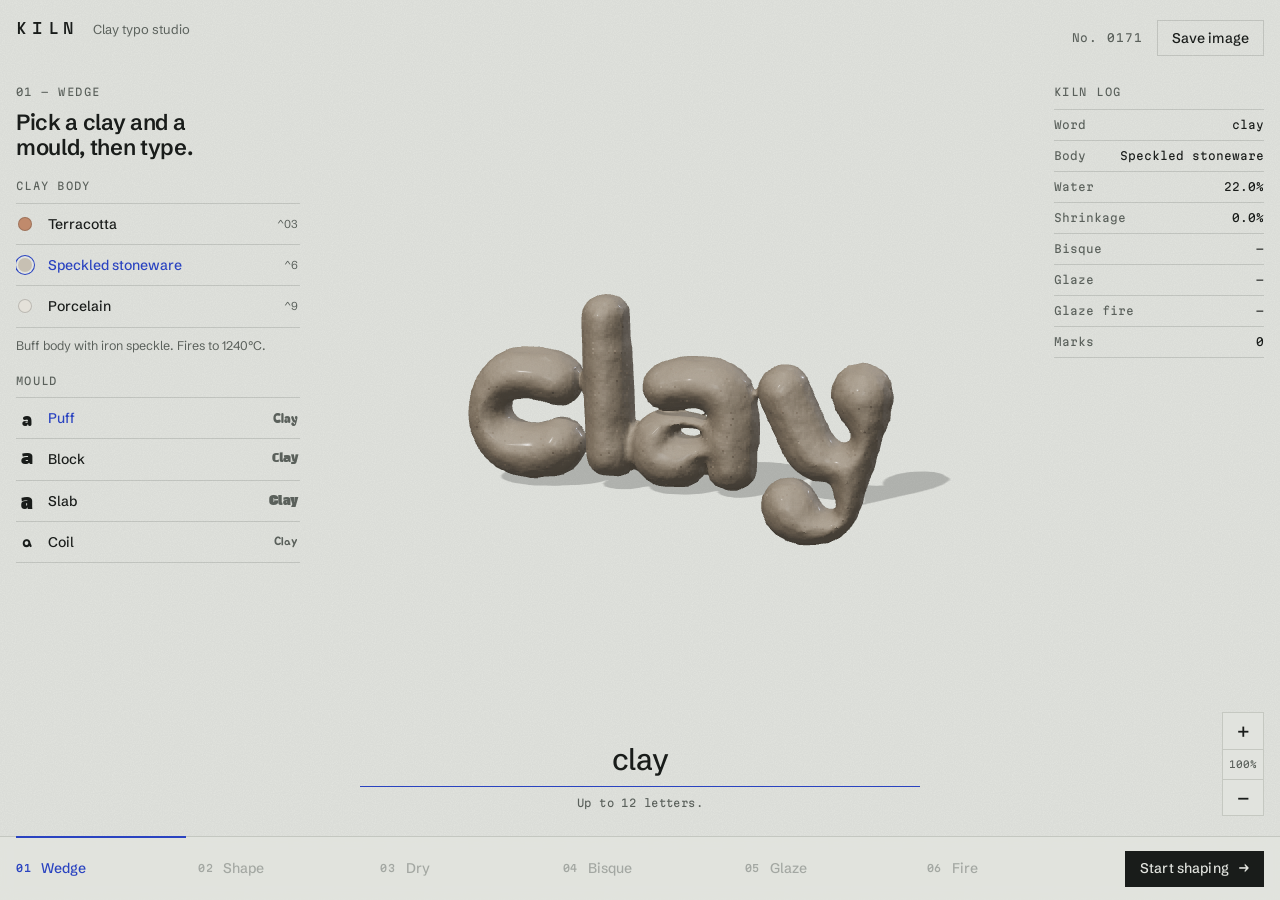
<file: index.html>
<!doctype html>
<html lang="en">
<head>
<meta charset="utf-8">
<meta name="viewport" content="width=device-width, initial-scale=1, viewport-fit=cover">
<title>Kiln</title>
<meta name="description" content="Type a word and it is built out of clay. Shape it with your hands, dry it, fire it, glaze it.">
<meta name="claude:viewport-fit-sides" content="cover">
<link rel="icon" href="favicon.ico" sizes="any">
<link rel="icon" href="icons/favicon-32.png" sizes="32x32" type="image/png">
<link rel="apple-touch-icon" href="icons/apple-touch-icon.png">
<meta name="theme-color" content="#e2e4df">
<link rel="preconnect" href="https://fonts.googleapis.com">
<link rel="preconnect" href="https://fonts.gstatic.com" crossorigin>
<link rel="stylesheet" href="https://fonts.googleapis.com/css2?family=Bagel+Fat+One&family=Black+Han+Sans&family=Gasoek+One&family=Jua&family=Schibsted+Grotesk:wght@400;500;600;700&family=Martian+Mono:wght@300;400;500&display=swap">
<link rel="stylesheet" href="css/style.css">
<script type="importmap">{ "imports": { "three": "./vendor/three.module.js" } }</script>
</head>
<body data-stage="0">
<div class="grain" aria-hidden="true"></div>
<div class="glow" aria-hidden="true"></div>
<canvas id="stage" aria-label="Clay letters on a banding wheel"></canvas>

<header class="top">
  <div class="mark">
    <span class="mark-word">KILN</span>
    <span class="mark-sub">Clay typo studio</span>
  </div>
  <div class="top-right">
    <span class="piece mono" id="piece">No. 0001</span>
    <button class="btn ghost" id="save" type="button">Save image</button>
  </div>
</header>

<aside class="panel" id="panel">
  <!-- 01 Wedge -->
  <section class="step-pane" data-pane="0">
    <p class="eyebrow mono">01 — Wedge</p>
    <h2 class="pane-title">Pick a clay and a mould, then type.</h2>
    <div class="field">
      <span class="label mono">Clay body</span>
      <div class="chips" id="bodies" role="radiogroup" aria-label="Clay body"></div>
      <p class="hint" id="body-note"></p>
    </div>
    <div class="field">
      <span class="label mono">Mould</span>
      <div class="chips" id="moulds" role="radiogroup" aria-label="Letter mould"></div>
    </div>
  </section>

  <!-- 02 Shape -->
  <section class="step-pane" data-pane="1">
    <p class="eyebrow mono">02 — Shape</p>
    <h2 class="pane-title">Work the letters by hand.</h2>
    <div class="tools" id="tools" role="radiogroup" aria-label="Tool"></div>
    <div class="field">
      <label class="label mono" for="brush">Tool size <output id="brush-out" class="mono">M</output></label>
      <input type="range" id="brush" min="0" max="2" step="1" value="1">
    </div>
    <div class="row">
      <button class="btn ghost" id="undo" type="button">Undo <kbd>⌘Z</kbd></button>
      <button class="btn ghost" id="reform" type="button">Re-wedge</button>
    </div>
    <p class="hint">Drag on the clay to use the tool. Drag the empty space to turn the wheel. Pinch or scroll to zoom in for detail.</p>
  </section>

  <!-- 03 Dry -->
  <section class="step-pane" data-pane="2">
    <p class="eyebrow mono">03 — Dry</p>
    <h2 class="pane-title">Leave it on the shelf.</h2>
    <div class="meter">
      <div class="meter-num mono"><span id="moist">22.0</span><small>% water</small></div>
      <div class="meter-bar"><i id="moist-bar"></i></div>
      <ol class="phases mono" id="dry-phases">
        <li data-at="22">Plastic</li>
        <li data-at="12">Leather-hard</li>
        <li data-at="0">Bone dry</li>
      </ol>
    </div>
    <p class="hint">Clay loses about 5% of its size as the water leaves.</p>
  </section>

  <!-- 04 Bisque -->
  <section class="step-pane" data-pane="3">
    <p class="eyebrow mono">04 — Bisque</p>
    <h2 class="pane-title">First firing, to cone 08.</h2>
    <div class="kiln">
      <div class="meter-num mono"><span class="temp" data-temp>20</span><small>°C</small></div>
      <canvas class="curve" data-curve width="560" height="200" aria-label="Firing curve"></canvas>
    </div>
    <button class="btn solid" data-fire="bisque" type="button">Fire the kiln</button>
  </section>

  <!-- 05 Glaze -->
  <section class="step-pane" data-pane="4">
    <p class="eyebrow mono">05 — Glaze</p>
    <h2 class="pane-title">Choose a glaze and dip.</h2>
    <div class="glazes" id="glazes" role="radiogroup" aria-label="Glaze"></div>
    <div class="field">
      <label class="label mono" for="depth">Dip depth <output id="depth-out" class="mono">70%</output></label>
      <input type="range" id="depth" min="30" max="100" step="5" value="70">
    </div>
    <button class="btn solid" id="dip" type="button">Dip</button>
    <p class="hint">Raw glaze is chalky and pale. The colour only comes out in the kiln.</p>
  </section>

  <!-- 06 Fire -->
  <section class="step-pane" data-pane="5">
    <p class="eyebrow mono">06 — Glaze fire</p>
    <h2 class="pane-title" id="fire-title">Second firing.</h2>
    <div class="kiln">
      <div class="meter-num mono"><span class="temp" data-temp>20</span><small>°C</small></div>
      <canvas class="curve" data-curve width="560" height="200" aria-label="Firing curve"></canvas>
    </div>
    <button class="btn solid" data-fire="glaze" type="button">Fire the kiln</button>
    <div class="done" id="done" hidden>
      <p class="done-line">Out of the kiln.</p>
      <div class="row">
        <button class="btn solid" id="save2" type="button">Save image</button>
        <button class="btn ghost" id="again" type="button">New piece</button>
      </div>
    </div>
  </section>
</aside>

<aside class="log" aria-label="Kiln log">
  <p class="eyebrow mono">Kiln log</p>
  <dl class="mono">
    <div><dt>Word</dt><dd id="log-word">—</dd></div>
    <div><dt>Body</dt><dd id="log-body">—</dd></div>
    <div><dt>Water</dt><dd id="log-water">22%</dd></div>
    <div><dt>Shrinkage</dt><dd id="log-shrink">0.0%</dd></div>
    <div><dt>Bisque</dt><dd id="log-bisque">—</dd></div>
    <div><dt>Glaze</dt><dd id="log-glaze">—</dd></div>
    <div><dt>Glaze fire</dt><dd id="log-fire">—</dd></div>
    <div><dt>Marks</dt><dd id="log-marks">0</dd></div>
  </dl>
</aside>

<div class="type-in" id="type-in">
  <input id="word" type="text" maxlength="12" autocomplete="off" spellcheck="false" value="clay" aria-label="Word to make in clay">
  <p class="hint mono">Up to 12 letters.</p>
</div>

<div class="zoom" id="zoom" role="group" aria-label="Zoom">
  <button type="button" id="zin" aria-label="Zoom in">+</button>
  <button type="button" id="zfit" aria-label="Reset zoom" title="Reset zoom (0)">100%</button>
  <button type="button" id="zout" aria-label="Zoom out">−</button>
</div>

<div class="cursor" id="cursor" aria-hidden="true"></div>
<p class="toast mono" id="toast" role="status" aria-live="polite"></p>

<nav class="rail" aria-label="Process">
  <ol id="steps">
    <li><button type="button" data-step="0"><span class="mono">01</span>Wedge</button></li>
    <li><button type="button" data-step="1"><span class="mono">02</span>Shape</button></li>
    <li><button type="button" data-step="2"><span class="mono">03</span>Dry</button></li>
    <li><button type="button" data-step="3"><span class="mono">04</span>Bisque</button></li>
    <li><button type="button" data-step="4"><span class="mono">05</span>Glaze</button></li>
    <li><button type="button" data-step="5"><span class="mono">06</span>Fire</button></li>
  </ol>
  <button class="btn solid next" id="next" type="button">Next<span aria-hidden="true">→</span></button>
</nav>

<script type="module" src="js/main.js"></script>
</body>
</html>
</file>
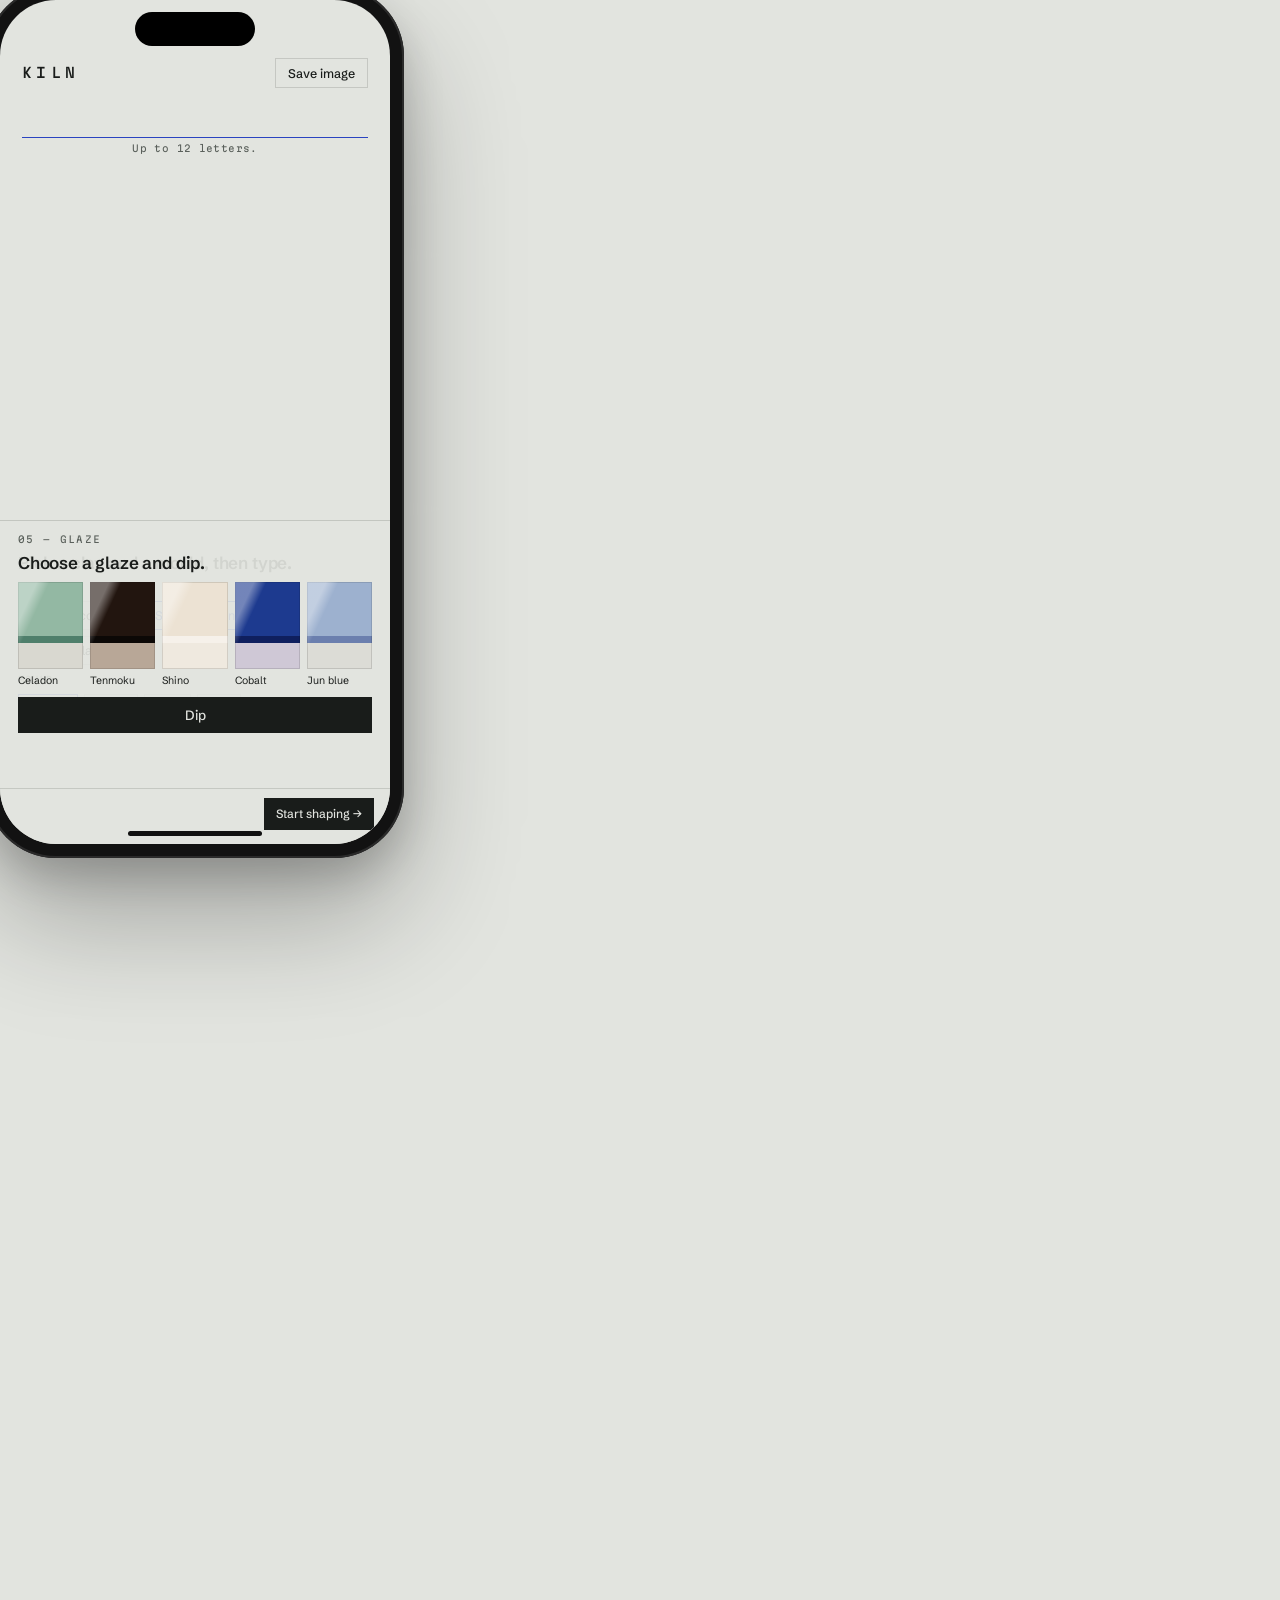
<file: promo/ad.html>
<!doctype html>
<html lang="en">
<head>
<meta charset="utf-8">
<title>KILN ad</title>
<!-- 1080×1920 UI-animation ad: phone mockup of the site, kinetic type cards and full-bleed
     clay close-ups. Driven frame by frame by promo/render.mjs --page ad.html -->
<link rel="stylesheet" href="https://fonts.googleapis.com/css2?family=Bagel+Fat+One&family=Schibsted+Grotesk:wght@400;500;600;700;800&family=Martian+Mono:wght@300;400;500&display=swap">
<script type="importmap">{ "imports": { "three": "../vendor/three.module.js" } }</script>
<style>
  :root {
    --plaster: #e2e4df; --ink: #191c1a; --ink-2: #5a605b; --rule: rgba(25,28,26,.14);
    --cobalt: #2a43c0; --night: #0b0b0a;
    --f-ui: "Schibsted Grotesk", "Helvetica Neue", Arial, sans-serif;
    --f-mono: "Martian Mono", ui-monospace, Menlo, monospace;
  }
  * { box-sizing: border-box; }
  html, body { margin: 0; width: 1080px; height: 1920px; overflow: hidden; }
  body { background: var(--plaster); color: var(--ink); font-family: var(--f-ui); -webkit-font-smoothing: antialiased; }
  .layer { position: absolute; inset: 0; }
  #bg { background: var(--plaster); }
  #glow { opacity: 0; background: radial-gradient(75% 42% at 50% 50%, rgba(255,118,40,.62), rgba(190,50,10,.2) 55%, transparent 80%); }
  #c { position: absolute; left: 0; top: 0; }

  /* phone: back (bezel + screen) and front (UI) share one transform; the canvas sits between */
  .phone { position: absolute; left: 0; top: 0; width: 390px; height: 844px; transform-origin: 0 0; }
  #phoneBack .body {
    position: absolute; inset: -14px; border-radius: 70px; background: #121212;
    box-shadow: 0 60px 120px rgba(0,0,0,.28), 0 18px 40px rgba(0,0,0,.18), inset 0 0 0 2px #2a2a2a;
  }
  #phoneBack .screen { position: absolute; inset: 0; border-radius: 56px; background: var(--plaster); overflow: hidden; }
  #phoneFront { pointer-events: none; }
  #phoneFront .clip { position: absolute; inset: 0; border-radius: 56px; overflow: hidden; }
  .island { position: absolute; left: 50%; top: 12px; width: 120px; height: 34px; margin-left: -60px; border-radius: 20px; background: #000; }
  .p-top { position: absolute; left: 22px; right: 22px; top: 58px; display: flex; justify-content: space-between; align-items: center; }
  .p-mark { font: 500 14px/1 var(--f-mono); letter-spacing: .32em; }
  .p-btn { border: 1px solid var(--rule); height: 30px; padding: 0 12px; display: flex; align-items: center; font-size: 12.5px; font-weight: 500; }
  .p-type { position: absolute; left: 22px; right: 22px; top: 100px; text-align: center; }
  .p-input { font: 500 25px/1.2 var(--f-ui); border-bottom: 1px solid var(--cobalt); padding: 4px 0 7px; min-height: 38px; }
  .p-caret { display: inline-block; width: 2px; height: 26px; background: var(--cobalt); vertical-align: -4px; margin-left: 2px; }
  .p-hint { margin-top: 6px; font: 400 9.5px/1 var(--f-mono); color: var(--ink-2); letter-spacing: .04em; }
  .p-sheet { position: absolute; left: 0; right: 0; top: 520px; bottom: 56px; padding: 14px 18px; border-top: 1px solid var(--rule);
    background: rgba(226,228,223,.92); display: flex; flex-direction: column; gap: 10px; }
  .p-eyebrow { font: 400 9.5px/1 var(--f-mono); letter-spacing: .14em; color: var(--ink-2); text-transform: uppercase; }
  .p-title { font: 600 17px/1.15 var(--f-ui); letter-spacing: -.01em; margin-top: -2px; }
  .p-label { font: 400 9px/1 var(--f-mono); letter-spacing: .12em; color: var(--ink-2); text-transform: uppercase; }
  .p-chips { display: flex; flex-wrap: wrap; gap: 6px; }
  .p-chip { border: 1px solid var(--rule); padding: 6px 10px; display: flex; gap: 7px; align-items: center; font-size: 12.5px; }
  .p-chip.on { color: var(--cobalt); border-color: var(--cobalt); }
  .p-dot { width: 12px; height: 12px; border-radius: 50%; box-shadow: inset 0 0 0 1px rgba(0,0,0,.18); }
  .p-glazes { display: grid; grid-template-columns: repeat(5, 1fr); gap: 7px; }
  .p-glaze { display: flex; flex-direction: column; gap: 5px; font-size: 10.5px; }
  .p-tile { aspect-ratio: 3/4; box-shadow: inset 0 0 0 1px rgba(0,0,0,.12); position: relative; overflow: hidden; }
  .p-tile::after { content: ""; position: absolute; inset: 0; background: linear-gradient(115deg, rgba(255,255,255,.38) 0 18%, transparent 30%); }
  .p-glaze.on .p-tile { outline: 1.5px solid var(--cobalt); outline-offset: 2px; }
  .p-glaze.on { color: var(--cobalt); }
  .p-solid { background: var(--ink); color: var(--plaster); height: 36px; display: flex; align-items: center; justify-content: center; font-weight: 500; font-size: 13.5px; }
  .p-solid.press { background: var(--cobalt); }
  .p-rail { position: absolute; left: 0; right: 0; bottom: 0; height: 56px; border-top: 1px solid var(--rule); display: flex; align-items: center;
    padding: 0 16px 6px; gap: 10px; background: rgba(226,228,223,.92); }
  .p-steps { display: flex; flex: 1; gap: 0; height: 100%; }
  .p-steps span { flex: 1; display: flex; align-items: center; font: 400 10.5px var(--f-mono); color: var(--ink-2); position: relative; }
  .p-steps span.past { color: var(--ink); } .p-steps span.past::before { content: ""; position: absolute; top: -1px; left: 0; right: 5px; height: 2px; background: var(--ink); }
  .p-steps span.cur { color: var(--cobalt); } .p-steps span.cur::before { content: ""; position: absolute; top: -1px; left: 0; right: 5px; height: 2px; background: var(--cobalt); }
  .p-next { background: var(--ink); color: var(--plaster); font-size: 12px; font-weight: 500; height: 32px; padding: 0 12px; display: flex; align-items: center; gap: 6px; }
  .home { position: absolute; left: 50%; bottom: 8px; width: 134px; height: 5px; margin-left: -67px; border-radius: 3px; background: #111; }

  /* touch indicator */
  #touch { position: absolute; width: 0; height: 0; opacity: 0; }
  #touch .dot { position: absolute; width: 74px; height: 74px; left: -37px; top: -37px; border-radius: 50%;
    background: rgba(255,255,255,.55); box-shadow: 0 0 0 2px rgba(25,28,26,.35), 0 8px 24px rgba(0,0,0,.18); backdrop-filter: blur(2px); }
  #touch .ripple { position: absolute; width: 74px; height: 74px; left: -37px; top: -37px; border-radius: 50%; border: 3px solid rgba(255,255,255,.9); opacity: 0; }

  /* kinetic type */
  .card { position: absolute; left: 90px; right: 90px; top: 0; bottom: 0; display: flex; flex-direction: column; justify-content: center; }
  .words { font: 800 176px/0.94 var(--f-ui); letter-spacing: -0.05em; }
  .words .w { display: inline-block; margin-right: 0.18em; will-change: transform; }
  .big-top { position: absolute; left: 84px; right: 84px; top: 210px; font: 800 150px/0.94 var(--f-ui); letter-spacing: -0.05em; }
  .counter { position: absolute; left: 84px; right: 84px; top: 1380px; font: 300 210px/1 var(--f-mono); letter-spacing: -0.06em; font-variant-numeric: tabular-nums; }
  .counter small { font-size: 46px; letter-spacing: 0; margin-left: 12px; opacity: .6; }
  .pill { position: absolute; left: 50%; top: 1500px; transform: translateX(-50%); padding: 22px 38px; border-radius: 60px;
    font: 600 44px/1 var(--f-ui); letter-spacing: -0.01em; background: var(--ink); color: var(--plaster); white-space: nowrap; }
  .caption { position: absolute; left: 0; right: 0; top: 230px; text-align: center; font: 600 64px/1.05 var(--f-ui); letter-spacing: -0.035em; }

  .end { position: absolute; inset: 0; display: flex; flex-direction: column; align-items: center; justify-content: flex-end; padding-bottom: 470px; gap: 26px; text-align: center; }
  .end .mark { font: 500 200px/1 var(--f-mono); letter-spacing: .2em; margin-right: -.2em; }
  .end .tag { font: 700 76px/1 var(--f-ui); letter-spacing: -0.04em; }
  .end .cta { margin-top: 20px; font: 400 28px/1 var(--f-mono); letter-spacing: .12em; color: var(--ink-2); text-transform: uppercase; }
</style>
</head>
<body>
<div class="layer" id="bg"></div>
<div class="layer" id="glow"></div>

<div class="phone" id="phoneBack"><div class="body"></div><div class="screen"></div></div>
<canvas id="c"></canvas>
<div class="phone" id="phoneFront">
  <div class="clip">
    <div class="island"></div>
    <div class="p-top"><span class="p-mark">KILN</span><span class="p-btn">Save image</span></div>
    <div class="p-type" id="pType"><div class="p-input" id="pInput"></div><div class="p-hint">Up to 12 letters.</div></div>
    <div class="p-sheet" id="sheetWedge">
      <div class="p-eyebrow">01 — Wedge</div>
      <div class="p-title">Pick a clay and a mould, then type.</div>
      <div class="p-label">Clay body</div>
      <div class="p-chips">
        <span class="p-chip"><i class="p-dot" style="background:#c08a6c"></i>Terracotta</span>
        <span class="p-chip on"><i class="p-dot" style="background:#c7c0b3"></i>Speckled stoneware</span>
        <span class="p-chip"><i class="p-dot" style="background:#e4e1d9"></i>Porcelain</span>
      </div>
      <div class="p-label">Mould</div>
      <div class="p-chips">
        <span class="p-chip on"><b style="font-family:'Bagel Fat One'">a</b>Puff</span>
        <span class="p-chip">Block</span><span class="p-chip">Slab</span><span class="p-chip">Coil</span>
      </div>
    </div>
    <div class="p-sheet" id="sheetGlaze">
      <div class="p-eyebrow">05 — Glaze</div>
      <div class="p-title">Choose a glaze and dip.</div>
      <div class="p-glazes" id="pGlazes"></div>
      <div class="p-solid" id="pDip">Dip</div>
    </div>
    <div class="p-rail"><div class="p-steps" id="pSteps"></div><div class="p-next" id="pNext">Start shaping →</div></div>
    <div class="home"></div>
  </div>
</div>

<div class="layer" id="text"></div>
<div id="touch"><div class="ripple"></div><div class="dot"></div></div>
<script type="module" src="ad.js"></script>
</body>
</html>
</file>
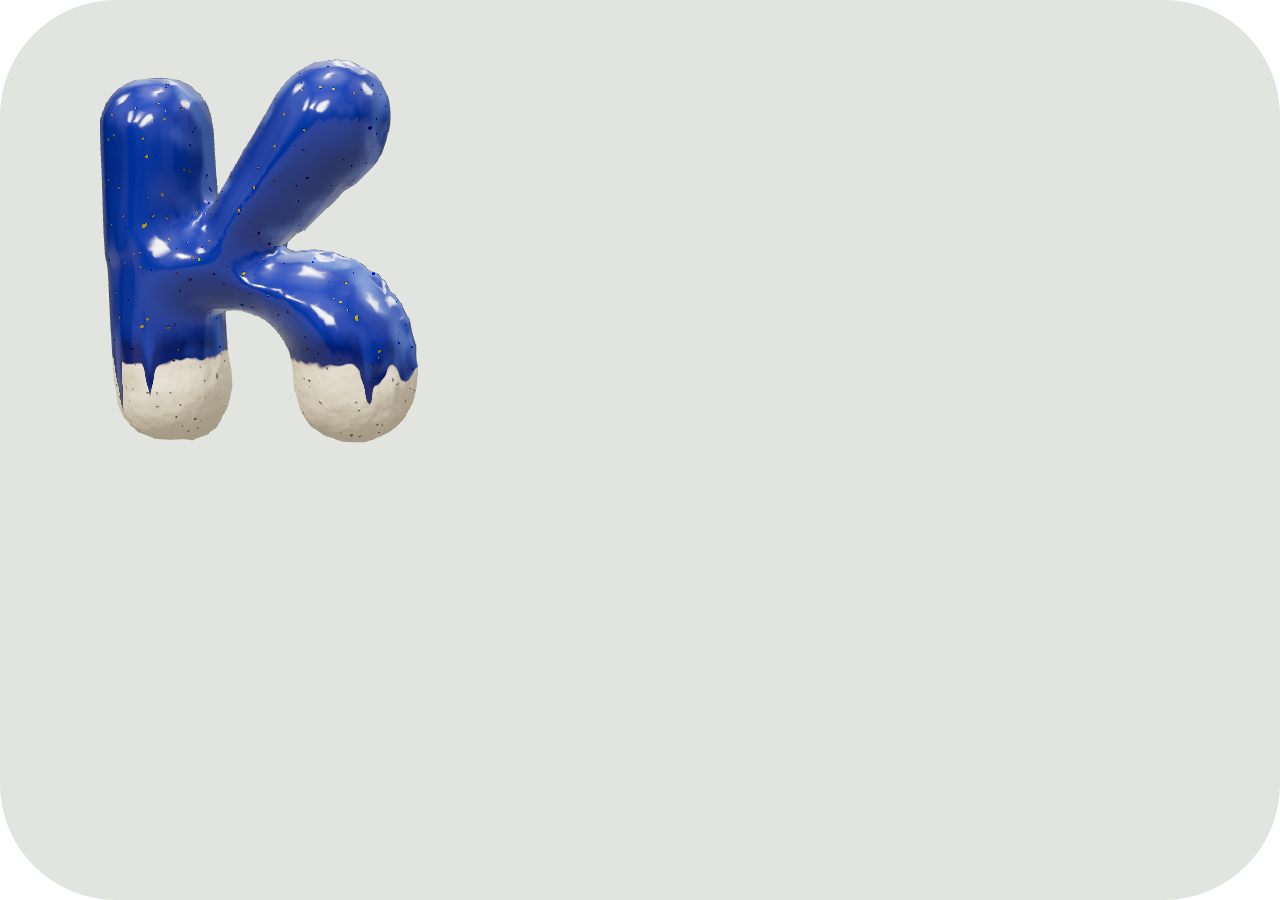
<file: promo/favicon.html>
<!doctype html>
<html lang="en">
<head>
<meta charset="utf-8">
<title>KILN icon</title>
<!-- Renders the site icon: a fired, cobalt-glazed clay K on a plaster tile, made with the site's own
     clay engine. Screenshot at 512×512 (see promo/favicon.mjs). -->
<link rel="stylesheet" href="https://fonts.googleapis.com/css2?family=Bagel+Fat+One&display=swap">
<script type="importmap">{ "imports": { "three": "../vendor/three.module.js" } }</script>
<style>
  html, body { margin: 0; width: 512px; height: 512px; background: transparent; overflow: hidden; }
  #tile { position: absolute; inset: 0; border-radius: 116px; background: #e2e4df; overflow: hidden; }
  canvas { position: absolute; inset: 0; width: 512px; height: 512px; }
</style>
</head>
<body>
<div id="tile"><canvas id="c" width="512" height="512"></canvas></div>
<script type="module">
import * as THREE from 'three';
import { RoomEnvironment } from '../vendor/RoomEnvironment.js';
import { Clay } from '../js/clay.js';
import { createClayMaterial, setBody, setGlaze } from '../js/material.js';

const renderer = new THREE.WebGLRenderer({ canvas: document.getElementById('c'), antialias: true, alpha: true, preserveDrawingBuffer: true });
renderer.setPixelRatio(1);
renderer.setSize(512, 512, false);
renderer.outputColorSpace = THREE.SRGBColorSpace;
renderer.toneMapping = THREE.ACESFilmicToneMapping;
const scene = new THREE.Scene();
scene.environment = new THREE.PMREMGenerator(renderer).fromScene(new RoomEnvironment(), 0.04).texture;
scene.environmentIntensity = 0.6;
const key = new THREE.DirectionalLight(0xfff3e6, 2.6);
key.position.set(-2.4, 3.6, 3.6);
scene.add(key, new THREE.HemisphereLight(0xeef1ee, 0x5d564d, 0.6));

await document.fonts.load("100px 'Bagel Fat One'", 'K');
const clay = new Clay({ budget: 500000 });
clay.setWord('K', "'Bagel Fat One', sans-serif", 7);
clay.letters.forEach((L) => { L.grow = 1; });
clay.build();
const { positions, indices } = clay.mesh();
const g = new THREE.BufferGeometry();
g.setAttribute('position', new THREE.BufferAttribute(positions.slice(), 3));
g.setIndex(new THREE.BufferAttribute(indices.slice(), 1));
g.computeVertexNormals();
g.computeBoundingBox();
const mat = createClayMaterial();
setBody(mat, 'stoneware');
setGlaze(mat, 'cobalt');
const U = mat.userData.uniforms;
U.uWet.value = 0; U.uFired.value = 1; U.uGlazeMelt.value = 1; U.uDrip.value = 0.3;
// glaze the top three quarters, leave a bare foot like a dipped pot
const bb = g.boundingBox;
U.uGlazeLine.value = bb.min.y + (bb.max.y - bb.min.y) * 0.24;
const mesh = new THREE.Mesh(g, mat);
const c = bb.getCenter(new THREE.Vector3());
mesh.position.set(-c.x, -c.y, 0);
const pivot = new THREE.Group();
pivot.add(mesh);
pivot.rotation.set(0.08, -0.32, 0.04);
scene.add(pivot);
const size = Math.max(bb.max.x - bb.min.x, bb.max.y - bb.min.y);
const cam = new THREE.PerspectiveCamera(22, 1, 0.05, 50);
const d = (size / 0.74) / (2 * Math.tan(THREE.MathUtils.degToRad(11)));
cam.position.set(0, 0.02, d);
cam.lookAt(0, 0.0, 0);
renderer.render(scene, cam);
document.body.dataset.ready = '1';
</script>
</body>
</html>
</file>
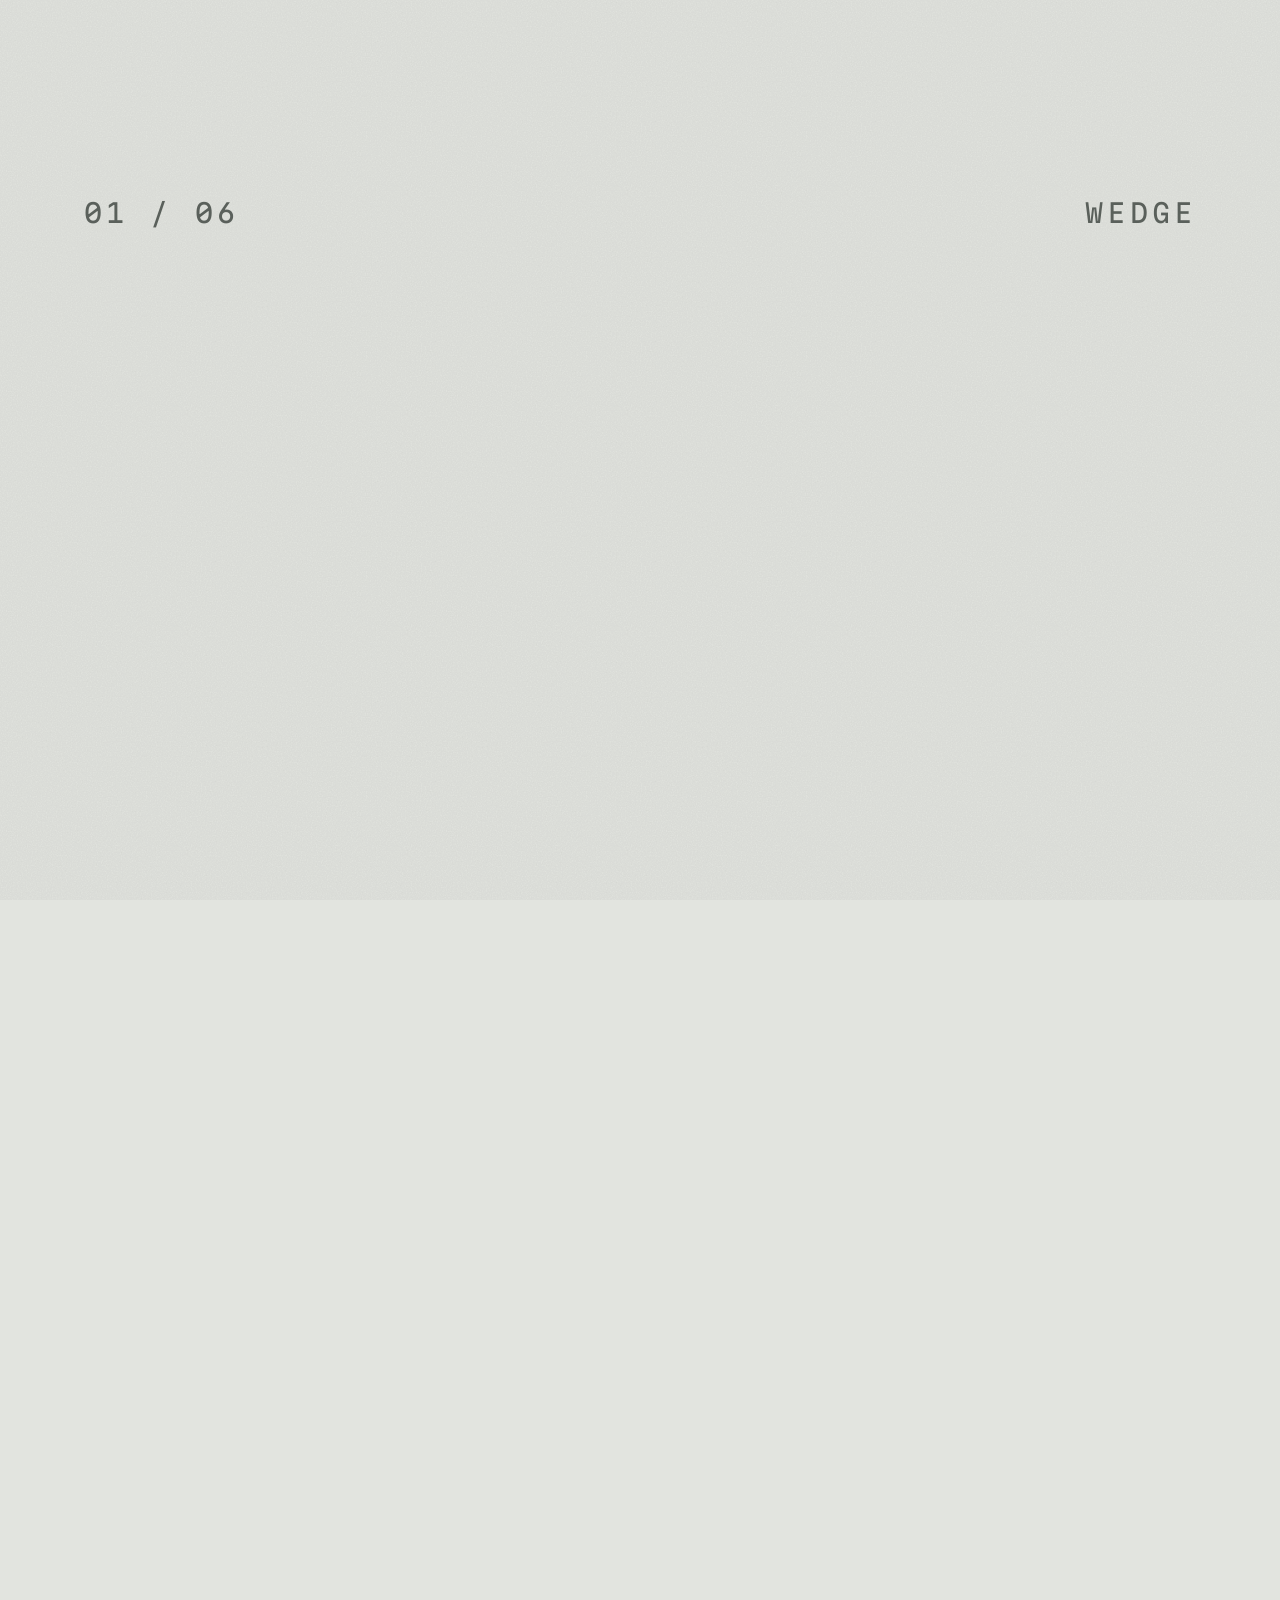
<file: promo/reel.html>
<!doctype html>
<html lang="en">
<head>
<meta charset="utf-8">
<title>KILN reel</title>
<!-- 1080×1920 recording stage for the 9:16 promo. Driven frame by frame by promo/render.mjs. -->
<link rel="stylesheet" href="https://fonts.googleapis.com/css2?family=Bagel+Fat+One&family=Schibsted+Grotesk:wght@500;600;700&family=Martian+Mono:wght@300;400;500&display=swap">
<script type="importmap">{ "imports": { "three": "../vendor/three.module.js" } }</script>
<style>
  :root {
    --bg: #e2e4df; --ink: #191c1a; --ink-2: #5a605b; --cobalt: #2a43c0;
    --f-ui: "Schibsted Grotesk", "Helvetica Neue", Arial, sans-serif;
    --f-mono: "Martian Mono", ui-monospace, Menlo, monospace;
  }
  * { box-sizing: border-box; }
  html, body { margin: 0; width: 1080px; height: 1920px; overflow: hidden; }
  body { background: var(--bg); color: var(--ink); font-family: var(--f-ui); -webkit-font-smoothing: antialiased; }
  canvas { position: absolute; inset: 0; width: 1080px; height: 1920px; }
  .glow { position: absolute; inset: 0; opacity: 0;
    background: radial-gradient(70% 45% at 50% 50%, rgba(255,118,40,.6), rgba(190,50,10,.2) 55%, transparent 80%); }
  .grain { position: absolute; inset: 0; opacity: .55; pointer-events: none;
    background-image: url("data:image/svg+xml,%3Csvg xmlns='http://www.w3.org/2000/svg' width='220' height='220'%3E%3Cfilter id='n'%3E%3CfeTurbulence type='fractalNoise' baseFrequency='.8' numOctaves='2' stitchTiles='stitch'/%3E%3CfeColorMatrix values='0 0 0 0 0 0 0 0 0 0 0 0 0 0 0 0 0 0 .1 0'/%3E%3C/filter%3E%3Crect width='100%25' height='100%25' filter='url(%23n)'/%3E%3C/svg%3E"); }

  .top { position: absolute; left: 84px; right: 84px; top: 200px; }
  .eyebrow { font: 400 26px/1 var(--f-mono); letter-spacing: .16em; text-transform: uppercase; color: var(--ink-2);
    display: flex; justify-content: space-between; }
  .head { margin-top: 34px; font: 600 112px/0.98 var(--f-ui); letter-spacing: -0.035em; white-space: pre-line; }
  .head span { display: block; }

  .readout { position: absolute; left: 84px; right: 84px; top: 1390px; }
  .big { font: 300 150px/1 var(--f-mono); letter-spacing: -0.05em; font-variant-numeric: tabular-nums; }
  .big small { font-size: 32px; letter-spacing: .02em; margin-left: 14px; color: var(--ink-2); }
  .sub { margin-top: 22px; font: 400 26px/1.3 var(--f-mono); letter-spacing: .06em; color: var(--ink-2); }
  .bar { margin-top: 30px; height: 4px; background: rgba(127,127,127,.25); position: relative; }
  .bar i { position: absolute; inset: 0 auto 0 0; background: var(--ink); }

  .typed { font: 500 96px/1.1 var(--f-ui); letter-spacing: -0.02em; text-align: center;
    border-bottom: 3px solid var(--cobalt); padding-bottom: 22px; }
  .caret { display: inline-block; width: 5px; height: 84px; background: var(--cobalt); vertical-align: -8px; margin-left: 6px; }

  .ring { position: absolute; border: 3px solid #fff; border-radius: 50%; mix-blend-mode: difference; opacity: 0; }
  .ring::after { content: ""; position: absolute; left: 50%; top: 50%; width: 10px; height: 10px; margin: -5px; background: #fff; border-radius: 50%; }

  .end { position: absolute; inset: 0; display: flex; flex-direction: column; justify-content: space-between;
    padding: 200px 84px 420px; opacity: 0; }
  .end .mark { font: 500 190px/1 var(--f-mono); letter-spacing: .2em; }
  .end .tag { font: 600 104px/0.98 var(--f-ui); letter-spacing: -0.035em; }
  .end .cta { font: 400 28px/1.4 var(--f-mono); letter-spacing: .08em; color: var(--ink-2); text-transform: uppercase; }
</style>
</head>
<body>
<canvas id="c" width="1080" height="1920"></canvas>
<div class="glow" id="glow"></div>
<div class="grain"></div>
<div class="ring" id="ring"></div>
<div class="top" id="top">
  <div class="eyebrow"><span id="step">01 / 06</span><span id="stepname">Wedge</span></div>
  <div class="head" id="head"></div>
</div>
<div class="readout" id="readout"></div>
<div class="end" id="end">
  <div class="mark">KILN</div>
  <div>
    <div class="tag">Type a word.<br>Fire it.</div>
    <p class="cta">Clay typo studio<br>Link in bio</p>
  </div>
</div>
<script type="module" src="reel.js"></script>
</body>
</html>
</file>
<file: css/style.css>
/* Layout: a full-bleed wheel-head with the studio's controls pinned to its edges —
   process rail along the floor, tool pane left, kiln log right. */
:root {
  --bg: #e2e4df;          /* studio plaster, faintly green like dried slip */
  --bg-2: #d7dad3;
  --ink: #191c1a;
  --ink-2: #5a605b;
  --rule: rgba(25, 28, 26, 0.14);
  --cobalt: #2a43c0;      /* the oldest ceramic blue */
  --on-cobalt: #f3f4f0;
  --heat: #ff6a2b;

  --f-ui: "Schibsted Grotesk", "Helvetica Neue", Arial, sans-serif;
  --f-mono: "Martian Mono", ui-monospace, "SFMono-Regular", Menlo, monospace;

  --gut: max(16px, env(safe-area-inset-left, 0px));
  --gut-r: max(16px, env(safe-area-inset-right, 0px));
  --rail-h: 64px;
  color-scheme: light;
}
@media (prefers-color-scheme: dark) {
  :root:not([data-theme="light"]) {
    --bg: #131513; --bg-2: #1b1e1b; --ink: #e3e5df; --ink-2: #8e948e;
    --rule: rgba(227, 229, 223, 0.13); --cobalt: #6f95ff; --on-cobalt: #0e1020;
    color-scheme: dark;
  }
}
:root[data-theme="dark"] {
  --bg: #131513; --bg-2: #1b1e1b; --ink: #e3e5df; --ink-2: #8e948e;
  --rule: rgba(227, 229, 223, 0.13); --cobalt: #6f95ff; --on-cobalt: #0e1020;
  color-scheme: dark;
}
/* Inside the kiln everything is dark whatever the theme. */
body.firing {
  --bg: #0d0907; --bg-2: #18110d; --ink: #f2e7dd; --ink-2: #a8907f;
  --rule: rgba(242, 231, 221, 0.14); --cobalt: #ffb48a; --on-cobalt: #1a0d06;
}

* { box-sizing: border-box; }
[hidden] { display: none !important; }
html, body { height: 100%; }
body {
  margin: 0;
  background: var(--bg);
  color: var(--ink);
  font: 400 14px/1.45 var(--f-ui);
  overflow: hidden;
  transition: background-color 1.2s ease, color 1.2s ease;
  -webkit-font-smoothing: antialiased;
}
.mono { font-family: var(--f-mono); font-feature-settings: "zero" 0; }
button { font: inherit; color: inherit; }
:focus-visible { outline: 2px solid var(--cobalt); outline-offset: 2px; }

#stage {
  position: fixed; inset: 0; width: 100%; height: 100%;
  display: block; touch-action: none; cursor: grab;
}
#stage.grabbing { cursor: grabbing; }
#stage.tooling { cursor: none; }

.grain {
  position: fixed; inset: 0; pointer-events: none; z-index: 1; opacity: 0.5;
  background-image: url("data:image/svg+xml,%3Csvg xmlns='http://www.w3.org/2000/svg' width='180' height='180'%3E%3Cfilter id='n'%3E%3CfeTurbulence type='fractalNoise' baseFrequency='.9' numOctaves='2' stitchTiles='stitch'/%3E%3CfeColorMatrix values='0 0 0 0 0 0 0 0 0 0 0 0 0 0 0 0 0 0 .09 0'/%3E%3C/filter%3E%3Crect width='100%25' height='100%25' filter='url(%23n)'/%3E%3C/svg%3E");
}
.glow {
  position: fixed; inset: 0; pointer-events: none; opacity: 0;
  background:
    radial-gradient(60% 55% at 50% 52%, rgba(255, 118, 40, 0.55), rgba(190, 50, 10, 0.18) 55%, transparent 80%);
}

/* ---------- header ---------- */
.top {
  position: fixed; z-index: 5; top: 0; left: 0; right: 0;
  display: flex; align-items: flex-start; justify-content: space-between; gap: 16px;
  padding: 20px var(--gut-r) 0 var(--gut);
  pointer-events: none;
}
.top > * { pointer-events: auto; }
.mark { display: flex; align-items: baseline; gap: 14px; }
.mark-word {
  font: 500 15px/1 var(--f-mono); letter-spacing: 0.32em;
}
.mark-sub { color: var(--ink-2); font-size: 13px; display: flex; gap: 10px; }
.top-right { display: flex; align-items: center; gap: 14px; }
.piece { font-size: 11px; color: var(--ink-2); letter-spacing: 0.08em; }

/* ---------- buttons ---------- */
.btn {
  appearance: none; border: 1px solid var(--ink); background: transparent;
  height: 36px; padding: 0 14px; border-radius: 0;
  display: inline-flex; align-items: center; gap: 10px;
  font-weight: 500; letter-spacing: 0.01em; cursor: pointer;
  transition: background-color .2s, color .2s, border-color .2s, opacity .2s;
}
.btn.ghost { border-color: var(--rule); }
.btn.ghost:hover { border-color: var(--ink); }
.btn.solid { background: var(--ink); color: var(--bg); }
.btn.solid:hover { background: var(--cobalt); border-color: var(--cobalt); color: var(--on-cobalt); }
.btn:disabled { opacity: .35; cursor: not-allowed; }
.btn.solid:disabled:hover { background: var(--ink); border-color: var(--ink); color: var(--bg); }
kbd { font: 400 10px var(--f-mono); color: var(--ink-2); }

/* ---------- left pane ---------- */
.panel {
  position: fixed; z-index: 4; top: 84px; left: var(--gut);
  width: 284px; max-height: calc(100% - 84px - var(--rail-h) - 24px); overflow: auto;
  scrollbar-width: none;
}
.step-pane { display: none; flex-direction: column; gap: 18px; }
body[data-stage="0"] [data-pane="0"], body[data-stage="1"] [data-pane="1"],
body[data-stage="2"] [data-pane="2"], body[data-stage="3"] [data-pane="3"],
body[data-stage="4"] [data-pane="4"], body[data-stage="5"] [data-pane="5"] {
  display: flex; animation: pane-in .5s cubic-bezier(.2, .7, .2, 1);
}
@keyframes pane-in { from { opacity: 0; transform: translateY(8px); } }
.eyebrow { margin: 0; font-size: 10.5px; letter-spacing: 0.14em; text-transform: uppercase; color: var(--ink-2); }
.pane-title {
  margin: -6px 0 0; font-size: 22px; line-height: 1.12; font-weight: 600;
  letter-spacing: -0.015em; text-wrap: balance;
}
.field { display: flex; flex-direction: column; gap: 9px; }
.label {
  font-size: 10.5px; letter-spacing: 0.12em; text-transform: uppercase; color: var(--ink-2);
  display: flex; justify-content: space-between;
}
.label output { color: var(--ink); }
.hint { margin: 0; color: var(--ink-2); font-size: 12.5px; max-width: 34ch; }
.row { display: flex; gap: 8px; flex-wrap: wrap; }

.chips { display: flex; flex-direction: column; border-top: 1px solid var(--rule); }
.chip {
  appearance: none; background: none; border: 0; border-bottom: 1px solid var(--rule);
  display: grid; grid-template-columns: 18px 1fr auto; align-items: center; gap: 12px;
  padding: 10px 2px; text-align: left; cursor: pointer;
}
.chip .dot { width: 14px; height: 14px; border-radius: 50%; box-shadow: inset 0 0 0 1px rgba(0,0,0,.18); }
.chip .nm { font-weight: 500; }
.chip .sub { color: var(--ink-2); font-size: 11.5px; }
.chip[aria-checked="true"] .nm { color: var(--cobalt); }
.chip[aria-checked="true"] .dot { box-shadow: 0 0 0 2px var(--bg), 0 0 0 3px var(--cobalt); }
.chip .glyph { font-size: 18px; line-height: 1; width: 18px; text-align: center; }
.chip:hover .nm { text-decoration: underline; text-underline-offset: 3px; }

.tools { display: grid; grid-template-columns: repeat(4, 1fr); border: 1px solid var(--rule); }
.tool {
  appearance: none; background: none; border: 0; border-right: 1px solid var(--rule);
  padding: 12px 4px 10px; display: flex; flex-direction: column; align-items: center; gap: 6px;
  cursor: pointer; font-size: 12px;
}
.tool:last-child { border-right: 0; }
.tool svg { width: 26px; height: 26px; stroke: currentColor; fill: none; stroke-width: 1.3; }
.tool kbd { font-size: 9px; }
.tool[aria-checked="true"] { background: var(--ink); color: var(--bg); }
.tool[aria-checked="true"] kbd { color: inherit; opacity: .6; }

input[type="range"] {
  -webkit-appearance: none; appearance: none; width: 100%; height: 22px; background: none; margin: 0;
}
input[type="range"]::-webkit-slider-runnable-track { height: 1px; background: var(--ink-2); }
input[type="range"]::-moz-range-track { height: 1px; background: var(--ink-2); }
input[type="range"]::-webkit-slider-thumb {
  -webkit-appearance: none; width: 14px; height: 14px; margin-top: -7px; border-radius: 50%;
  background: var(--bg); border: 1px solid var(--ink);
}
input[type="range"]::-moz-range-thumb { width: 14px; height: 14px; border-radius: 50%; background: var(--bg); border: 1px solid var(--ink); }

.meter { display: flex; flex-direction: column; gap: 12px; }
.meter-num { font-size: 46px; font-weight: 300; line-height: 1; letter-spacing: -0.04em; font-variant-numeric: tabular-nums; }
.meter-num small { font-size: 12px; letter-spacing: 0.04em; margin-left: 6px; color: var(--ink-2); }
.meter-bar { height: 3px; background: var(--rule); position: relative; }
.meter-bar i { position: absolute; inset: 0 auto 0 0; width: 100%; background: var(--ink); }
.phases { list-style: none; margin: 0; padding: 0; display: flex; justify-content: space-between; font-size: 10.5px; color: var(--ink-2); }
.phases li.on { color: var(--ink); }

.kiln { display: flex; flex-direction: column; gap: 10px; }
.curve { width: 100%; height: auto; aspect-ratio: 560 / 200; max-width: 100%; border-top: 1px solid var(--rule); border-bottom: 1px solid var(--rule); }

.glazes { display: grid; grid-template-columns: repeat(5, 1fr); gap: 8px; }
.glaze {
  appearance: none; border: 0; background: none; padding: 0; cursor: pointer;
  display: flex; flex-direction: column; gap: 6px; align-items: stretch; text-align: left;
}
.glaze .tile {
  aspect-ratio: 3 / 4; max-width: 100%;
  box-shadow: inset 0 0 0 1px rgba(0,0,0,.12);
  position: relative; overflow: hidden;
}
.glaze .tile::after {
  content: ""; position: absolute; inset: 0;
  background: linear-gradient(115deg, rgba(255,255,255,.38) 0 18%, transparent 30% 100%);
}
.glaze .nm { font-size: 11px; line-height: 1.2; }
.glaze[aria-checked="true"] .tile { outline: 1px solid var(--cobalt); outline-offset: 3px; }
.glaze[aria-checked="true"] .nm { color: var(--cobalt); }

.done { display: flex; flex-direction: column; gap: 12px; padding-top: 6px; border-top: 1px solid var(--rule); }
.done-line { margin: 10px 0 0; font-size: 18px; font-weight: 600; }

/* ---------- kiln log ---------- */
.log {
  position: fixed; z-index: 4; top: 84px; right: var(--gut-r); width: 210px;
}
.log dl { margin: 10px 0 0; font-size: 11px; border-top: 1px solid var(--rule); }
.log dl > div { display: flex; justify-content: space-between; gap: 10px; padding: 7px 0; border-bottom: 1px solid var(--rule); }
.log dt { color: var(--ink-2); }
.log dd { margin: 0; text-align: right; font-variant-numeric: tabular-nums; min-width: 0; overflow-wrap: anywhere; }

/* ---------- typing ---------- */
.type-in {
  position: fixed; z-index: 4; left: 50%; bottom: calc(var(--rail-h) + 26px);
  transform: translateX(-50%); width: min(560px, calc(100% - 2 * 300px - 80px));
  display: none; flex-direction: column; align-items: center; gap: 8px;
}
body[data-stage="0"] .type-in { display: flex; }
#word {
  width: 100%; border: 0; border-bottom: 1px solid var(--ink); background: transparent; color: var(--ink);
  font: 500 30px/1.2 var(--f-ui); letter-spacing: -0.01em; text-align: center; padding: 6px 0 8px;
  border-radius: 0; caret-color: var(--cobalt);
}
#word::selection { background: var(--cobalt); color: var(--on-cobalt); }
#word:focus { outline: none; border-bottom-color: var(--cobalt); }
.type-in .hint { font-size: 10.5px; letter-spacing: 0.04em; max-width: none; }

/* ---------- tool cursor ---------- */
.cursor {
  position: fixed; z-index: 3; left: 0; top: 0; width: 40px; height: 40px; margin: -20px 0 0 -20px;
  border: 1px solid var(--ink); border-radius: 50%; pointer-events: none; opacity: 0;
  transition: opacity .15s, width .15s, height .15s, margin .15s;
  mix-blend-mode: difference; border-color: #fff;
}
.cursor.on { opacity: .9; }
.cursor::after { content: ""; position: absolute; left: 50%; top: 50%; width: 3px; height: 3px; margin: -1.5px; background: #fff; border-radius: 50%; }

.toast {
  position: fixed; z-index: 6; left: 50%; top: 72px; transform: translate(-50%, -6px);
  max-width: calc(100% - 32px); width: max-content; text-align: center;
  margin: 0; font-size: 11px; letter-spacing: 0.06em; padding: 8px 12px;
  background: var(--ink); color: var(--bg); opacity: 0; pointer-events: none;
  transition: opacity .25s, transform .25s;
}
.toast.on { opacity: 1; transform: translate(-50%, 0); }

body.zoomed .panel, body.zoomed .log {
  background: color-mix(in srgb, var(--bg) 84%, transparent);
  box-shadow: 0 0 0 14px color-mix(in srgb, var(--bg) 84%, transparent);
  backdrop-filter: blur(8px); -webkit-backdrop-filter: blur(8px);
}
@media (max-width: 760px) { body.zoomed .panel { box-shadow: none; } }

/* ---------- zoom ---------- */
.zoom {
  position: fixed; z-index: 4; right: var(--gut-r); bottom: calc(var(--rail-h) + 20px + env(safe-area-inset-bottom, 0px));
  display: flex; flex-direction: column; border: 1px solid var(--rule);
  background: color-mix(in srgb, var(--bg) 85%, transparent); backdrop-filter: blur(6px); -webkit-backdrop-filter: blur(6px);
  transition: background-color 1.2s;
}
.zoom button {
  appearance: none; border: 0; background: none; width: 40px; height: 36px; padding: 0; cursor: pointer;
  font: 400 18px/1 var(--f-mono); color: var(--ink);
}
.zoom button + button { border-top: 1px solid var(--rule); }
.zoom #zfit { height: 30px; font-size: 9.5px; letter-spacing: .02em; color: var(--ink-2); font-variant-numeric: tabular-nums; }
.zoom button:hover { background: var(--bg-2); }

/* ---------- process rail ---------- */
.rail {
  position: fixed; z-index: 5; left: 0; right: 0; bottom: 0; height: calc(var(--rail-h) + env(safe-area-inset-bottom, 0px));
  padding: 0 var(--gut-r) env(safe-area-inset-bottom, 0px) var(--gut);
  display: flex; align-items: center; gap: 16px; border-top: 1px solid var(--rule);
  background: color-mix(in srgb, var(--bg) 82%, transparent);
  backdrop-filter: blur(6px); -webkit-backdrop-filter: blur(6px);
  transition: background-color 1.2s;
}
.rail ol { list-style: none; margin: 0; padding: 0; display: flex; flex: 1; min-width: 0; height: 100%; }
.rail li { flex: 1; min-width: 0; }
.rail li button {
  appearance: none; border: 0; background: none; width: 100%; height: 100%;
  display: flex; align-items: center; gap: 10px; padding: 0 10px 0 0; cursor: pointer;
  color: var(--ink-2); font-weight: 500; position: relative; white-space: nowrap;
}
.rail li button span { font-size: 10px; letter-spacing: .06em; }
.rail li button::before {
  content: ""; position: absolute; left: 0; right: 12px; top: -1px; height: 2px; background: transparent;
  transform-origin: left; transition: background-color .3s;
}
.rail li button.past { color: var(--ink); }
.rail li button.past::before { background: var(--ink); }
.rail li button[aria-current="step"] { color: var(--cobalt); }
.rail li button[aria-current="step"]::before { background: var(--cobalt); }
.rail li button:disabled { cursor: default; opacity: .45; }
.next { flex: none; }
.next span { font-family: var(--f-mono); }

/* ---------- narrow screens ---------- */
@media (max-width: 1020px) {
  .log { display: none; }
  .type-in { width: min(520px, calc(100% - 284px - 80px)); left: calc(50% + 150px); }
}
@media (max-width: 760px) {
  :root { --rail-h: 56px; }
  .mark-sub { display: none; }
  .piece { display: none; }
  .panel {
    top: auto; left: 0; right: 0; width: auto; bottom: calc(var(--rail-h) + env(safe-area-inset-bottom, 0px));
    max-height: 44%; padding: 14px var(--gut-r) 14px var(--gut);
    background: color-mix(in srgb, var(--bg) 90%, transparent);
    backdrop-filter: blur(6px); -webkit-backdrop-filter: blur(6px);
    border-top: 1px solid var(--rule);
  }
  .step-pane { gap: 12px; }
  .pane-title { font-size: 17px; }
  .hint { font-size: 12px; }
  .chips { flex-direction: row; flex-wrap: wrap; border: 0; gap: 6px; }
  .chip { border: 1px solid var(--rule); grid-template-columns: auto auto; padding: 6px 10px; gap: 8px; }
  .chip .sub { display: none; }
  .meter-num { font-size: 34px; }
  .type-in { top: 64px; bottom: auto; left: 50%; width: calc(100% - 32px); }
  #word { font-size: 24px; }
  .top { padding-top: 14px; }
  .top .btn { height: 32px; padding: 0 12px; font-size: 13px; }
  .toast { top: 60px; font-size: 10.5px; }
  /* rail: numbers for the other steps, the current one spelled out in a pill; no floating bars */
  .rail { gap: 10px; border-top: 0; }
  .rail ol { gap: 0; align-items: center; height: 100%; }
  .rail li { flex: none; min-width: 0; }
  .rail li button {
    height: 36px; width: auto; min-width: 30px; padding: 0 4px; justify-content: center; gap: 6px;
    font-size: 0; border-radius: 18px; white-space: nowrap;
  }
  .rail li button::before { display: none; }
  .rail li button span { font-size: 11px; }
  .rail li button.past { color: var(--ink); }
  .rail li button[aria-current="step"] {
    font-size: 13px; font-weight: 600; padding: 0 13px 0 11px; margin: 0 4px;
    background: var(--ink); color: var(--bg);
  }
  .rail li button[aria-current="step"] span { color: inherit; opacity: .55; }
  .next { padding: 0 12px; height: 36px; margin-left: auto; }
  .zoom { bottom: calc(var(--rail-h) + var(--sheet, 0px) + 12px + env(safe-area-inset-bottom, 0px)); }
  .zoom button { width: 38px; height: 34px; }
  .cursor { display: none; }
}
@media (max-width: 760px) and (max-height: 760px) {
  /* short phones: keep the sheet to its controls */
  .step-pane .hint { display: none; }
  .step-pane { gap: 10px; }
  .meter-num { font-size: 28px; }
}
@media (max-width: 370px) {
  .rail li button { min-width: 25px; padding: 0 2px; }
  .rail li button[aria-current="step"] { padding: 0 10px 0 9px; margin: 0 2px; }
}

@media (prefers-reduced-motion: reduce) {
  *, *::before, *::after { animation-duration: .01ms !important; transition-duration: .01ms !important; }
}
</file>
